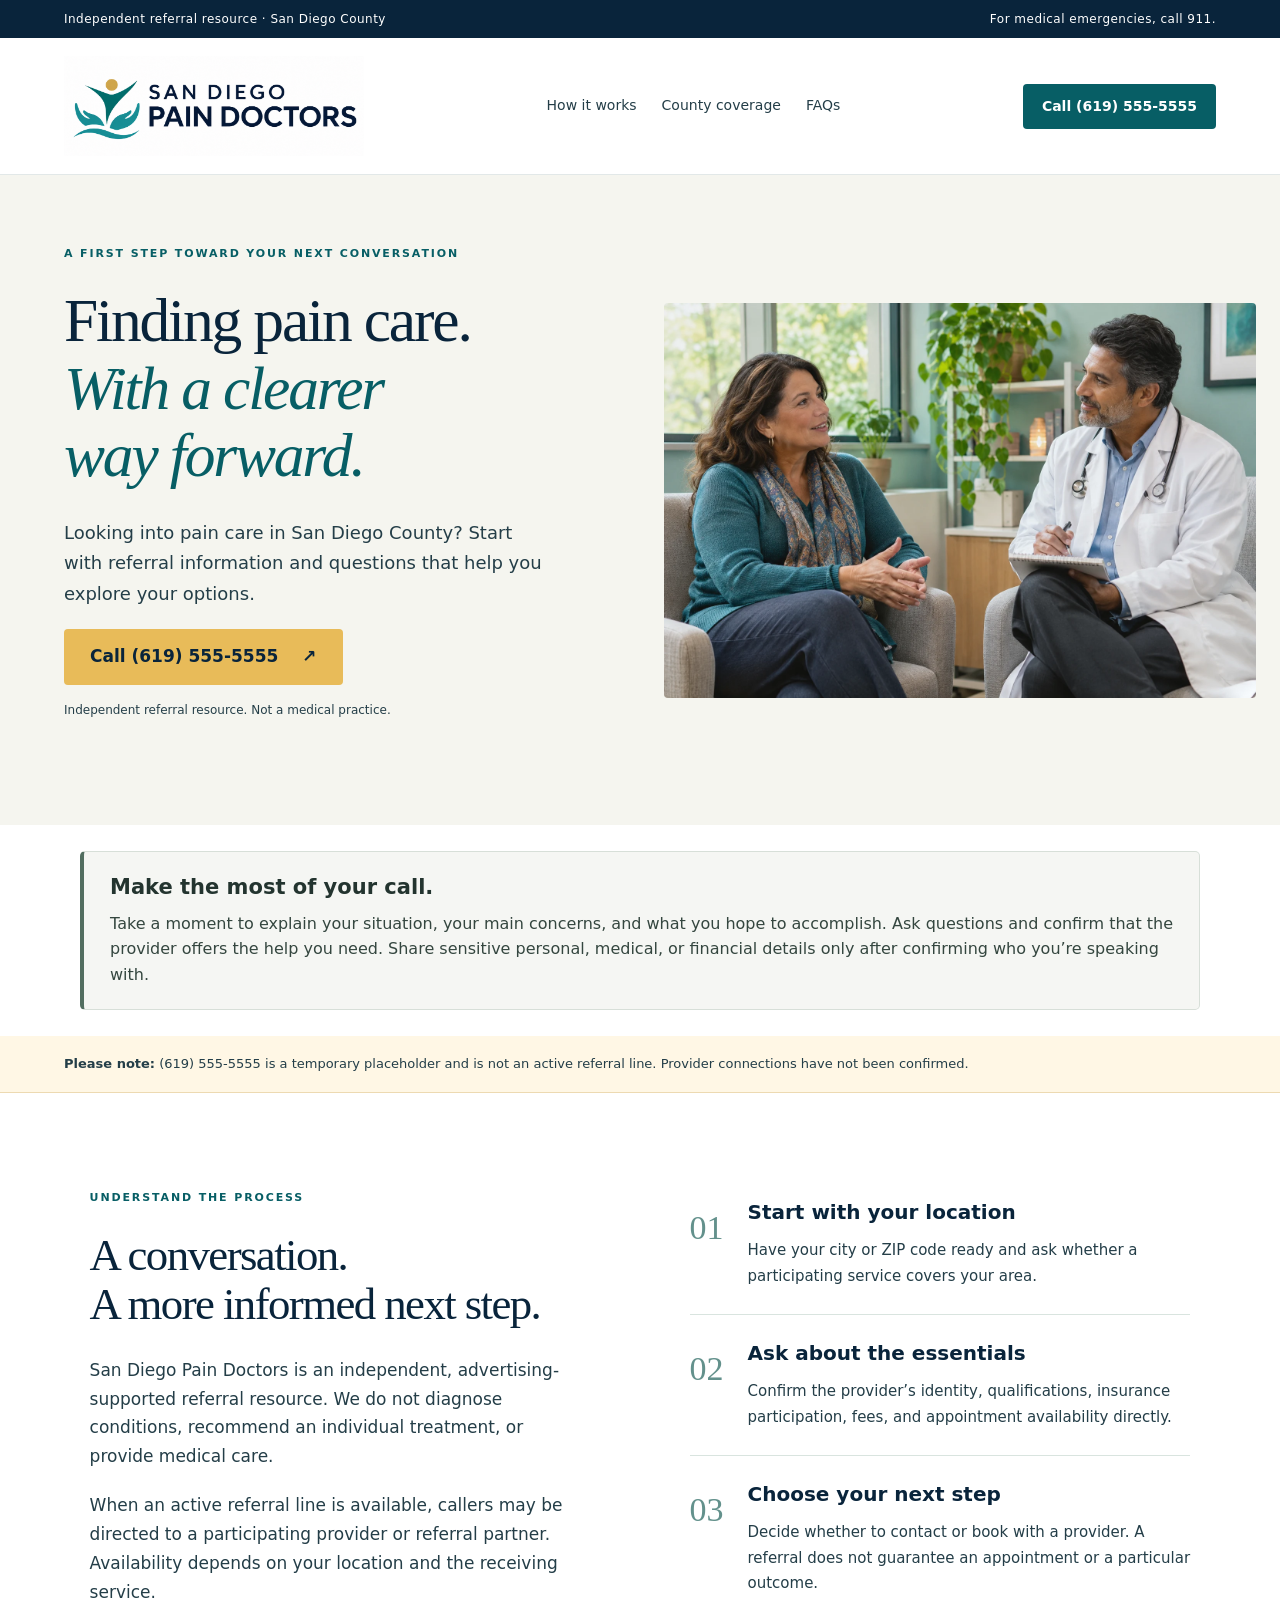
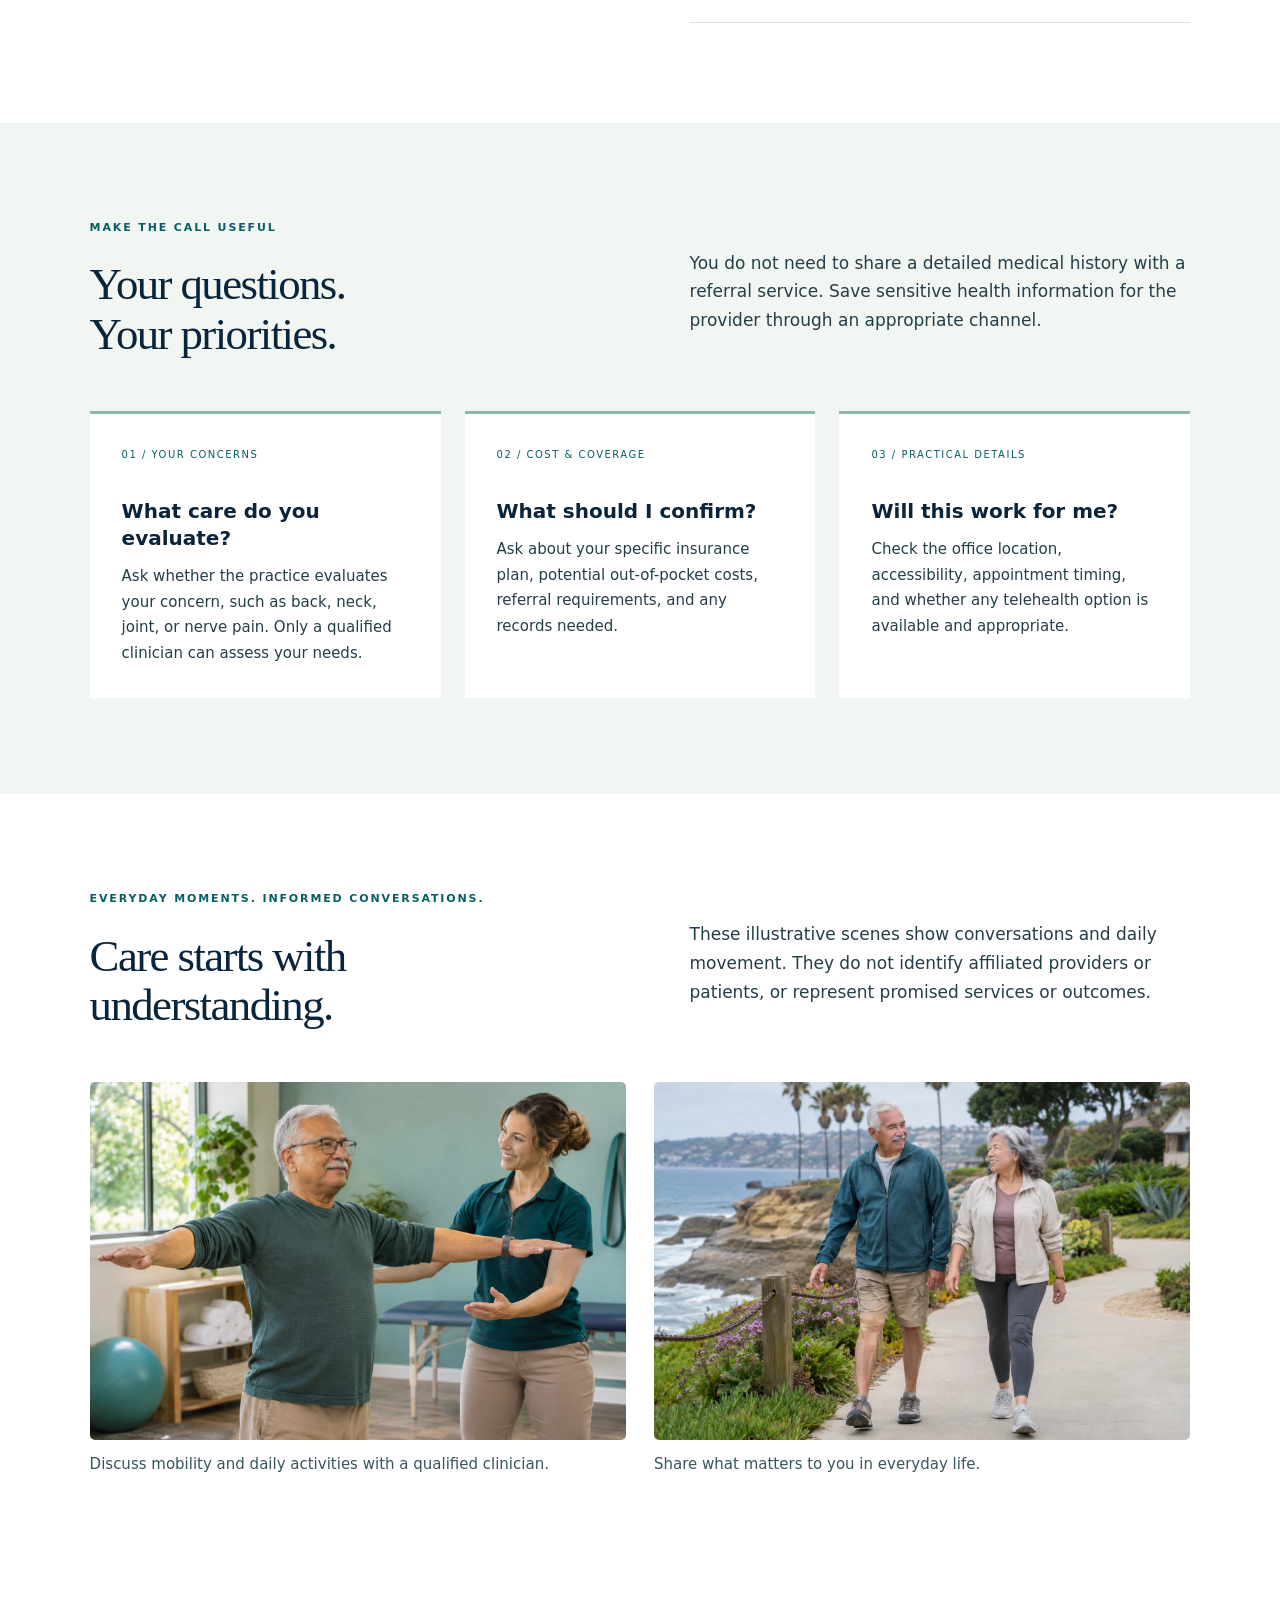
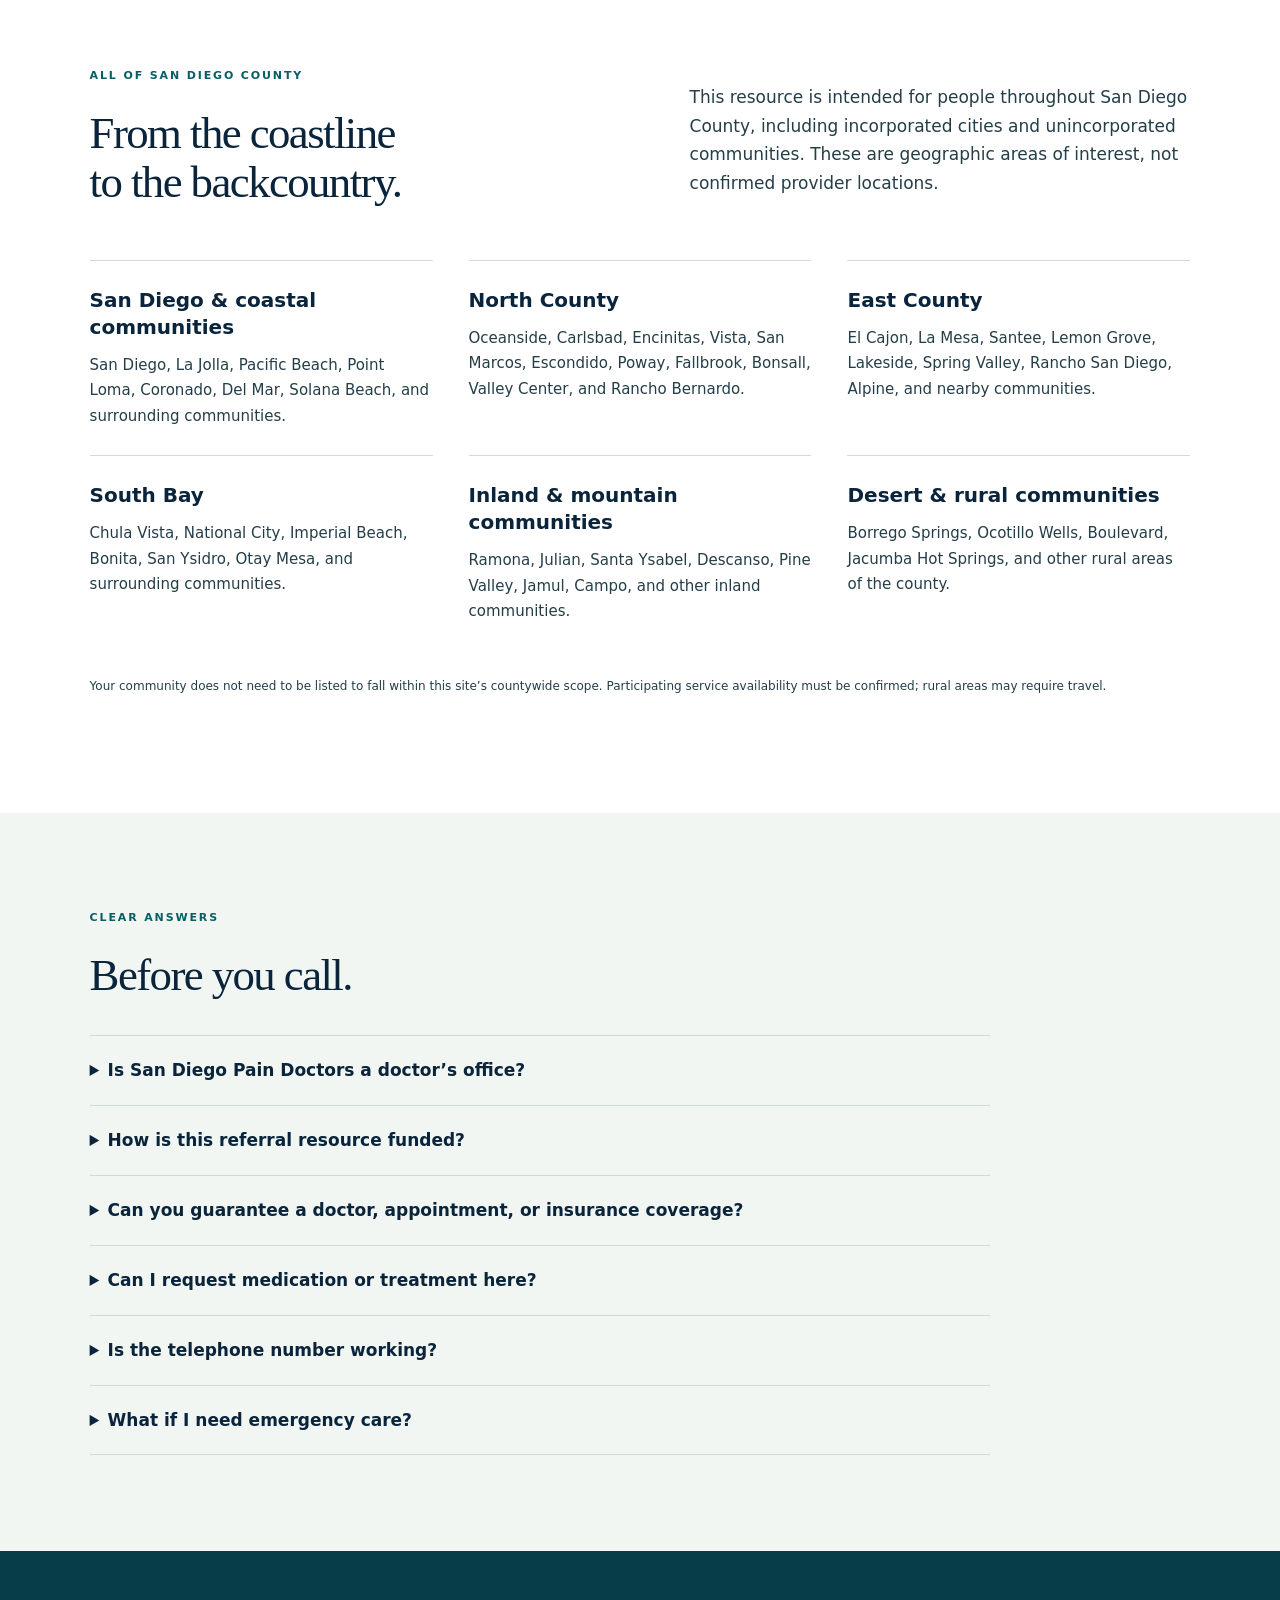
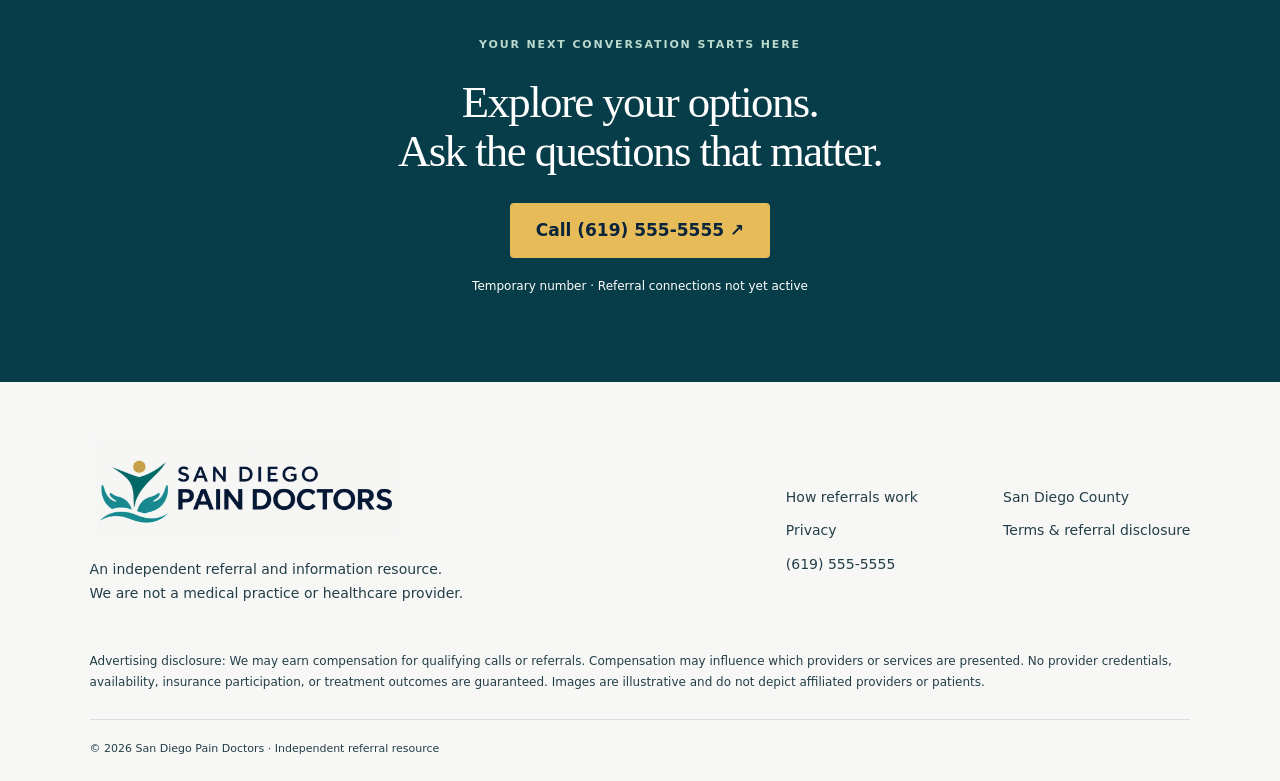
<file: index.html>
<!doctype html><html lang="en"><head><meta charset="utf-8"><meta name="viewport" content="width=device-width, initial-scale=1"><meta name="theme-color" content="#073d48"><title>Pain care referral information in San Diego County | San Diego Pain Doctors</title><meta name="description" content="Independent pain care referral information for all of San Diego County. Learn what to ask before contacting a provider. Temporary phone: (619) 555-5555."><link rel="icon" href="assets/favicon.svg" type="image/svg+xml"><link rel="stylesheet" href="assets/style.css"><style>.hero .herophoto{background:none;display:flex;align-items:center;padding:24px;min-width:0;height:auto}.hero .herophoto>img{display:block;width:100%;height:auto;border-radius:4px}.care-photo-grid{display:grid;grid-template-columns:1fr 1fr;gap:28px}.care-photo-grid figure{margin:0}.care-photo-grid img{display:block;width:100%;height:auto;border-radius:5px}.care-photo-grid figcaption{font-size:15px;line-height:1.5;margin-top:13px;color:#36565d}@media(max-width:700px){.hero .herophoto{padding:0 6% 30px;height:auto}.care-photo-grid{grid-template-columns:1fr}}</style><style id="call-preparation-styles">.call-preparation-note{display:block!important;position:relative!important;inset:auto!important;z-index:1;box-sizing:border-box;width:calc(100% - 40px);max-width:1120px;margin:26px auto!important;padding:22px 26px!important;background:#f5f6f3!important;color:#23342f!important;border:1px solid #d7dfd8;border-left:4px solid #526e60;border-radius:5px;text-align:left!important;font-style:normal;letter-spacing:normal!important}.call-preparation-note h2{font-family:inherit!important;font-size:21px!important;font-weight:700!important;line-height:1.3!important;letter-spacing:normal!important;text-transform:none!important;color:#23342f!important;margin:0 0 9px!important;padding:0!important}.call-preparation-note p{font-family:inherit!important;font-size:16px!important;font-weight:400!important;line-height:1.6!important;letter-spacing:normal!important;text-transform:none!important;color:#34463f!important;max-width:none!important;margin:0!important;padding:0!important}@media(max-width:600px){.call-preparation-note{width:calc(100% - 32px);padding:19px 20px!important;margin:20px auto!important}.call-preparation-note h2{font-size:20px!important}}</style></head><body><a class="skip" href="#main">Skip to content</a><div class="top">Independent referral resource · San Diego County <span>For medical emergencies, call 911.</span></div><header><a href="index.html" class="brand"><img src="assets/logo.png" alt="San Diego Pain Doctors" width="2048" height="682"></a><nav aria-label="Main navigation"><a href="index.html#how">How it works</a><a href="index.html#areas">County coverage</a><a href="index.html#faq">FAQs</a></nav><a class="button small" href="tel:+16195555555">Call (619) 555-5555</a></header><main id="main">
<section class="hero"><div class="herocopy"><p class="eyebrow">A first step toward your next conversation</p><h1>Finding pain care.<br><em>With a clearer<br>way forward.</em></h1><p class="lead">Looking into pain care in San Diego County? Start with referral information and questions that help you explore your options.</p><a class="button gold" href="tel:+16195555555">Call (619) 555-5555 <span aria-hidden="true">↗</span></a><p class="heronote">Independent referral resource. Not a medical practice.</p></div><div class="herophoto"><img src="assets/pain-care-consultation.webp" alt="A patient talking with a physician in a bright consultation room" fetchpriority="high"></div></section><aside class="call-preparation-note" aria-labelledby="call-preparation-title"><h2 id="call-preparation-title">Make the most of your call.</h2><p>Take a moment to explain your situation, your main concerns, and what you hope to accomplish. Ask questions and confirm that the provider offers the help you need. Share sensitive personal, medical, or financial details only after confirming who you’re speaking with.</p></aside>
<div class="notice"><strong>Please note:</strong> (619) 555-5555 is a temporary placeholder and is not an active referral line. Provider connections have not been confirmed.</div>
<section class="section intro" id="how"><div><p class="eyebrow">Understand the process</p><h2>A conversation.<br>A more informed next step.</h2><p>San Diego Pain Doctors is an independent, advertising-supported referral resource. We do not diagnose conditions, recommend an individual treatment, or provide medical care.</p><p>When an active referral line is available, callers may be directed to a participating provider or referral partner. Availability depends on your location and the receiving service.</p></div><div class="steps"><article><span>01</span><div><h3>Start with your location</h3><p>Have your city or ZIP code ready and ask whether a participating service covers your area.</p></div></article><article><span>02</span><div><h3>Ask about the essentials</h3><p>Confirm the provider’s identity, qualifications, insurance participation, fees, and appointment availability directly.</p></div></article><article><span>03</span><div><h3>Choose your next step</h3><p>Decide whether to contact or book with a provider. A referral does not guarantee an appointment or a particular outcome.</p></div></article></div></section>
<section class="section pale" id="questions"><div class="sectionhead"><div><p class="eyebrow">Make the call useful</p><h2>Your questions.<br>Your priorities.</h2></div><p>You do not need to share a detailed medical history with a referral service. Save sensitive health information for the provider through an appropriate channel.</p></div><div class="cards"><article><span class="cardnum">01 / YOUR CONCERNS</span><h3>What care do you evaluate?</h3><p>Ask whether the practice evaluates your concern, such as back, neck, joint, or nerve pain. Only a qualified clinician can assess your needs.</p></article><article><span class="cardnum">02 / COST &amp; COVERAGE</span><h3>What should I confirm?</h3><p>Ask about your specific insurance plan, potential out-of-pocket costs, referral requirements, and any records needed.</p></article><article><span class="cardnum">03 / PRACTICAL DETAILS</span><h3>Will this work for me?</h3><p>Check the office location, accessibility, appointment timing, and whether any telehealth option is available and appropriate.</p></article></div></section>
<section class="section care-photos" aria-labelledby="care-photos-title"><div class="sectionhead"><div><p class="eyebrow">Everyday moments. Informed conversations.</p><h2 id="care-photos-title">Care starts with understanding.</h2></div><p>These illustrative scenes show conversations and daily movement. They do not identify affiliated providers or patients, or represent promised services or outcomes.</p></div><div class="care-photo-grid"><figure><img src="assets/guided-mobility.webp" alt="A therapist demonstrating a gentle shoulder movement to an older adult" loading="lazy"><figcaption>Discuss mobility and daily activities with a qualified clinician.</figcaption></figure><figure><img src="assets/everyday-coastal-walk.webp" alt="Two older adults walking together on a level coastal path" loading="lazy"><figcaption>Share what matters to you in everyday life.</figcaption></figure></div></section><section class="section" id="areas"><div class="sectionhead"><div><p class="eyebrow">All of San Diego County</p><h2>From the coastline<br>to the backcountry.</h2></div><p>This resource is intended for people throughout San Diego County, including incorporated cities and unincorporated communities. These are geographic areas of interest, not confirmed provider locations.</p></div><div class="areas"><article><h3>San Diego &amp; coastal communities</h3><p>San Diego, La Jolla, Pacific Beach, Point Loma, Coronado, Del Mar, Solana Beach, and surrounding communities.</p></article><article><h3>North County</h3><p>Oceanside, Carlsbad, Encinitas, Vista, San Marcos, Escondido, Poway, Fallbrook, Bonsall, Valley Center, and Rancho Bernardo.</p></article><article><h3>East County</h3><p>El Cajon, La Mesa, Santee, Lemon Grove, Lakeside, Spring Valley, Rancho San Diego, Alpine, and nearby communities.</p></article><article><h3>South Bay</h3><p>Chula Vista, National City, Imperial Beach, Bonita, San Ysidro, Otay Mesa, and surrounding communities.</p></article><article><h3>Inland &amp; mountain communities</h3><p>Ramona, Julian, Santa Ysabel, Descanso, Pine Valley, Jamul, Campo, and other inland communities.</p></article><article><h3>Desert &amp; rural communities</h3><p>Borrego Springs, Ocotillo Wells, Boulevard, Jacumba Hot Springs, and other rural areas of the county.</p></article></div><p class="fine">Your community does not need to be listed to fall within this site’s countywide scope. Participating service availability must be confirmed; rural areas may require travel.</p></section>
<section class="section pale" id="faq"><p class="eyebrow">Clear answers</p><h2>Before you call.</h2><div class="faqs">
<details><summary>Is San Diego Pain Doctors a doctor’s office?</summary><p>No. The name identifies an independent referral and information website. We do not operate a clinic, employ treating physicians, or provide medical advice.</p></details>
<details><summary>How is this referral resource funded?</summary><p>We may receive compensation for qualifying calls or referrals. This may influence which services are presented. We do not provide a complete directory or an independent ranking of providers.</p></details>
<details><summary>Can you guarantee a doctor, appointment, or insurance coverage?</summary><p>No. No participating provider network or active connection is currently confirmed. When referrals become available, confirm all qualifications, availability, costs, and coverage directly with the provider and your insurer.</p></details>
<details><summary>Can I request medication or treatment here?</summary><p>No. This website cannot prescribe medication or determine whether any treatment is appropriate. Those decisions require evaluation by a qualified healthcare professional.</p></details>
<details><summary>Is the telephone number working?</summary><p>The displayed (619) 555-5555 number is a temporary placeholder. It must be replaced with an active referral number before the referral service launches.</p></details>
<details><summary>What if I need emergency care?</summary><p>This is not an emergency or urgent-care service. For a medical emergency, call 911. Do not wait for a referral through this website.</p></details></div></section>
<section class="callout"><p class="eyebrow">Your next conversation starts here</p><h2>Explore your options.<br>Ask the questions that matter.</h2><a class="button gold" href="tel:+16195555555">Call (619) 555-5555 ↗</a><p>Temporary number · Referral connections not yet active</p></section></main><footer><div class="footergrid"><div><a href="index.html"><img class="footerlogo" src="assets/logo.png" alt="San Diego Pain Doctors" width="2048" height="682"></a><p>An independent referral and information resource.<br>We are not a medical practice or healthcare provider.</p></div><div><a href="index.html#how">How referrals work</a><a href="index.html#areas">San Diego County</a><a href="privacy.html">Privacy</a><a href="terms.html">Terms &amp; referral disclosure</a><a href="tel:+16195555555">(619) 555-5555</a></div></div><p class="fine">Advertising disclosure: We may earn compensation for qualifying calls or referrals. Compensation may influence which providers or services are presented. No provider credentials, availability, insurance participation, or treatment outcomes are guaranteed. Images are illustrative and do not depict affiliated providers or patients.</p><div class="copyright">© 2026 San Diego Pain Doctors · Independent referral resource</div></footer><div class="mobilecall"><a class="button" href="tel:+16195555555">Call (619) 555-5555</a></div></body></html>
</file>
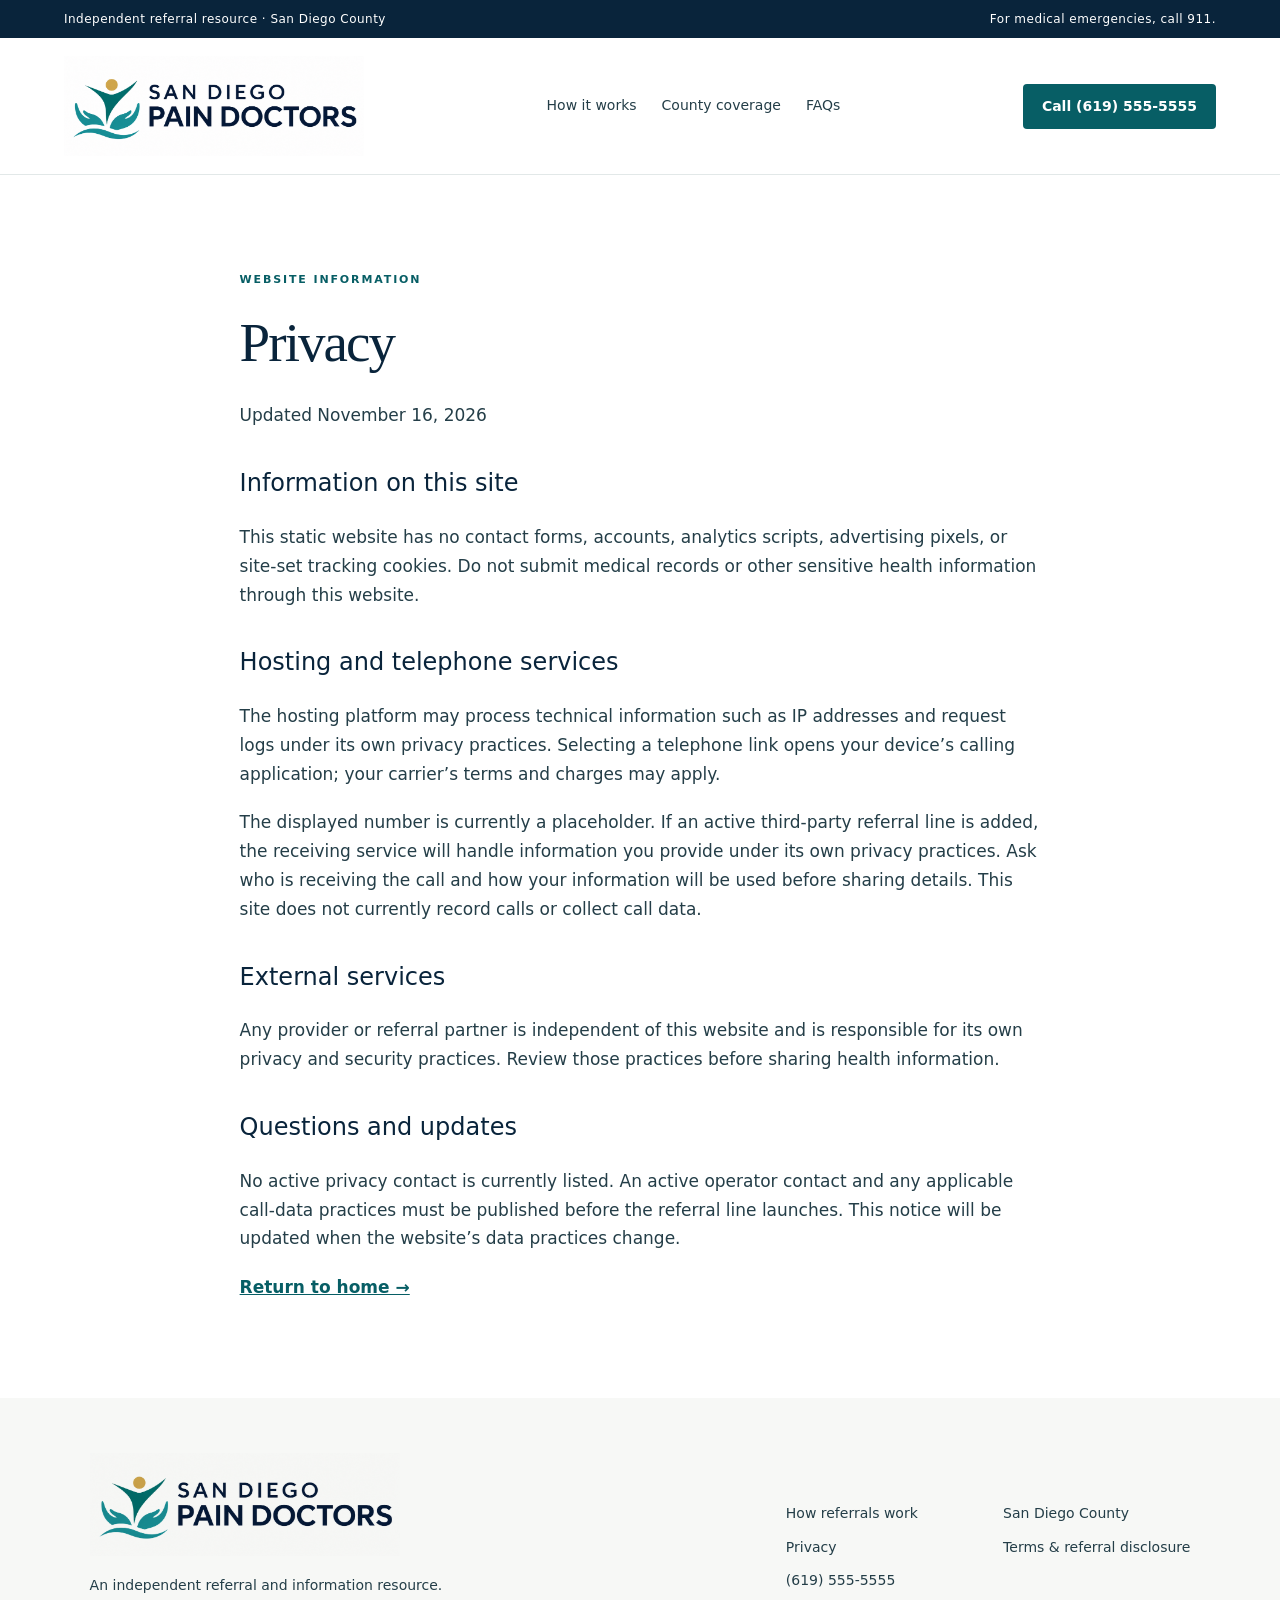
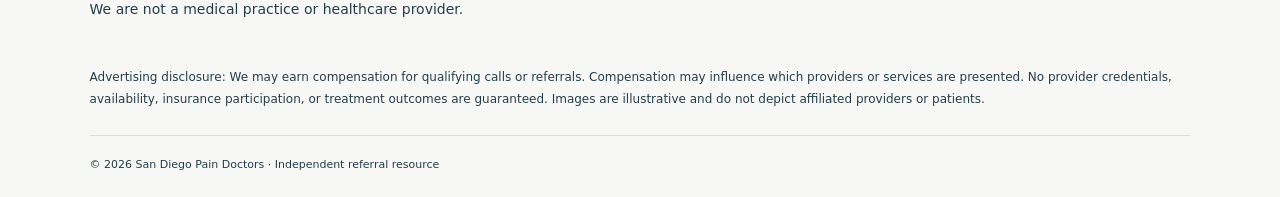
<file: privacy.html>
<!doctype html><html lang="en"><head><meta charset="utf-8"><meta name="viewport" content="width=device-width, initial-scale=1"><meta name="theme-color" content="#073d48"><title>Privacy | San Diego Pain Doctors</title><meta name="description" content="Privacy information for San Diego Pain Doctors, an independent referral resource."><link rel="icon" href="assets/favicon.svg" type="image/svg+xml"><link rel="stylesheet" href="assets/style.css"></head><body><a class="skip" href="#main">Skip to content</a><div class="top">Independent referral resource · San Diego County <span>For medical emergencies, call 911.</span></div><header><a href="index.html" class="brand"><img src="assets/logo.png" alt="San Diego Pain Doctors" width="2048" height="682"></a><nav aria-label="Main navigation"><a href="index.html#how">How it works</a><a href="index.html#areas">County coverage</a><a href="index.html#faq">FAQs</a></nav><a class="button small" href="tel:+16195555555">Call (619) 555-5555</a></header><main id="main"><section class="section legal"><p class="eyebrow">Website information</p><h1>Privacy</h1><p>Updated November 16, 2026</p><h2>Information on this site</h2><p>This static website has no contact forms, accounts, analytics scripts, advertising pixels, or site-set tracking cookies. Do not submit medical records or other sensitive health information through this website.</p><h2>Hosting and telephone services</h2><p>The hosting platform may process technical information such as IP addresses and request logs under its own privacy practices. Selecting a telephone link opens your device’s calling application; your carrier’s terms and charges may apply.</p><p>The displayed number is currently a placeholder. If an active third-party referral line is added, the receiving service will handle information you provide under its own privacy practices. Ask who is receiving the call and how your information will be used before sharing details. This site does not currently record calls or collect call data.</p><h2>External services</h2><p>Any provider or referral partner is independent of this website and is responsible for its own privacy and security practices. Review those practices before sharing health information.</p><h2>Questions and updates</h2><p>No active privacy contact is currently listed. An active operator contact and any applicable call-data practices must be published before the referral line launches. This notice will be updated when the website’s data practices change.</p><a class="textlink" href="index.html">Return to home →</a></section></main><footer><div class="footergrid"><div><a href="index.html"><img class="footerlogo" src="assets/logo.png" alt="San Diego Pain Doctors" width="2048" height="682"></a><p>An independent referral and information resource.<br>We are not a medical practice or healthcare provider.</p></div><div><a href="index.html#how">How referrals work</a><a href="index.html#areas">San Diego County</a><a href="privacy.html">Privacy</a><a href="terms.html">Terms &amp; referral disclosure</a><a href="tel:+16195555555">(619) 555-5555</a></div></div><p class="fine">Advertising disclosure: We may earn compensation for qualifying calls or referrals. Compensation may influence which providers or services are presented. No provider credentials, availability, insurance participation, or treatment outcomes are guaranteed. Images are illustrative and do not depict affiliated providers or patients.</p><div class="copyright">© 2026 San Diego Pain Doctors · Independent referral resource</div></footer><div class="mobilecall"><a class="button" href="tel:+16195555555">Call (619) 555-5555</a></div></body></html>
</file>
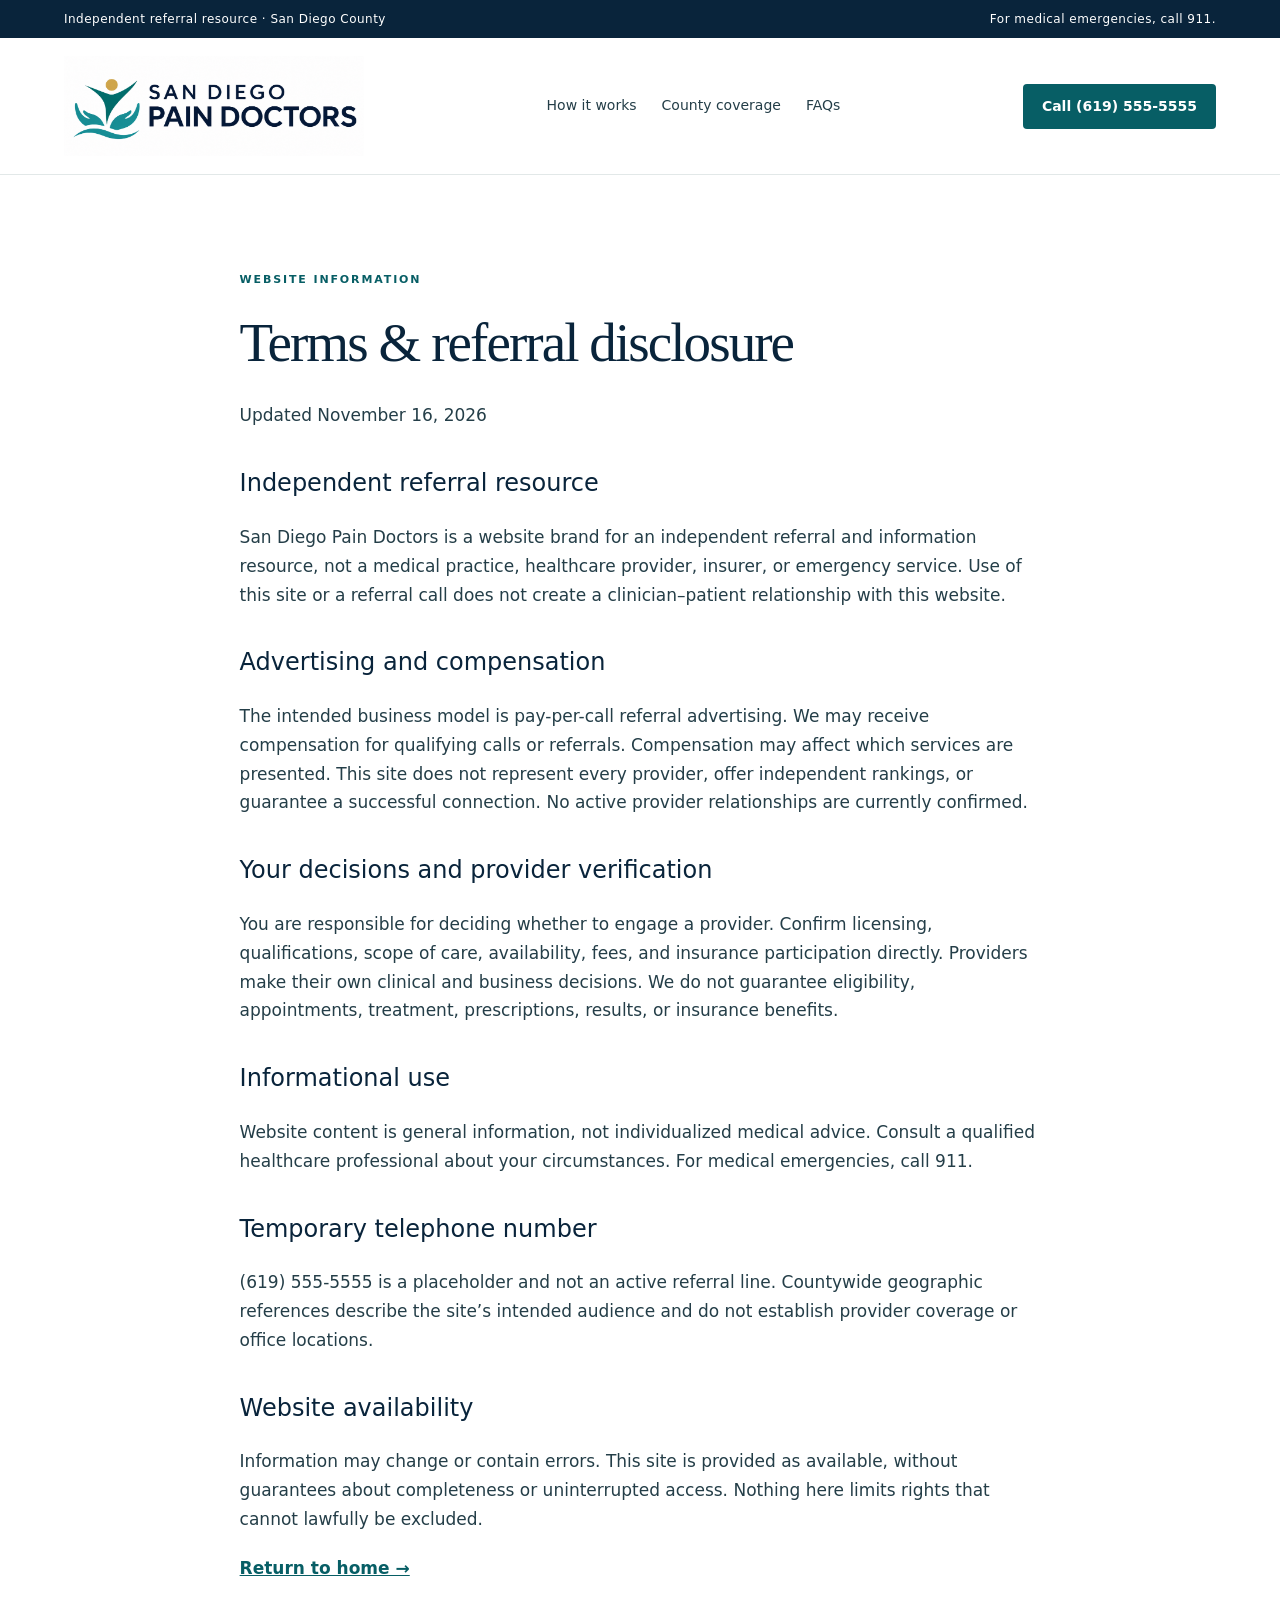
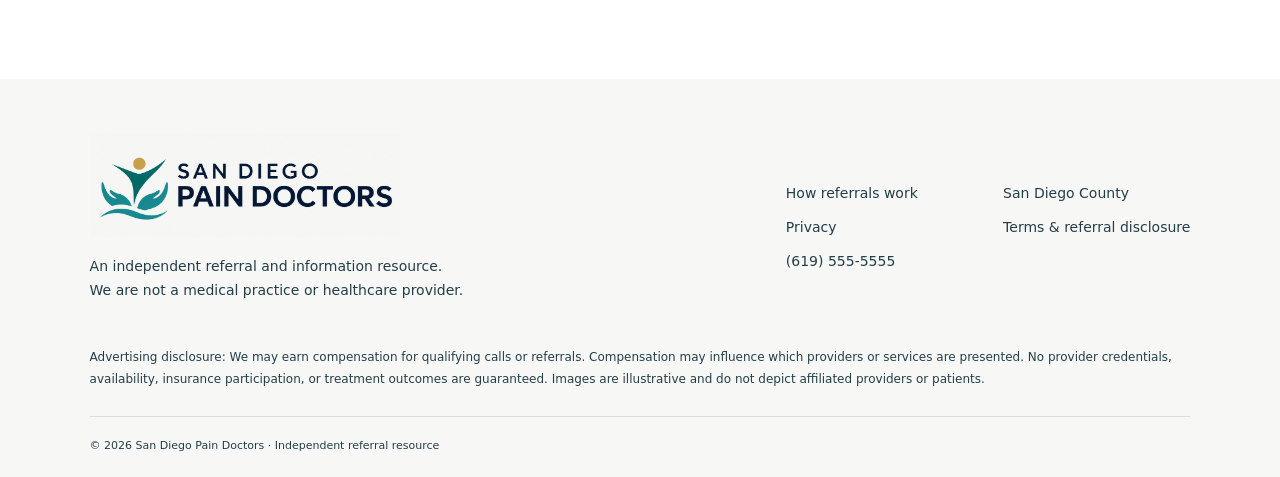
<file: terms.html>
<!doctype html><html lang="en"><head><meta charset="utf-8"><meta name="viewport" content="width=device-width, initial-scale=1"><meta name="theme-color" content="#073d48"><title>Terms and referral disclosure | San Diego Pain Doctors</title><meta name="description" content="Terms and paid referral disclosure for San Diego Pain Doctors."><link rel="icon" href="assets/favicon.svg" type="image/svg+xml"><link rel="stylesheet" href="assets/style.css"></head><body><a class="skip" href="#main">Skip to content</a><div class="top">Independent referral resource · San Diego County <span>For medical emergencies, call 911.</span></div><header><a href="index.html" class="brand"><img src="assets/logo.png" alt="San Diego Pain Doctors" width="2048" height="682"></a><nav aria-label="Main navigation"><a href="index.html#how">How it works</a><a href="index.html#areas">County coverage</a><a href="index.html#faq">FAQs</a></nav><a class="button small" href="tel:+16195555555">Call (619) 555-5555</a></header><main id="main"><section class="section legal"><p class="eyebrow">Website information</p><h1>Terms &amp; referral disclosure</h1><p>Updated November 16, 2026</p><h2>Independent referral resource</h2><p>San Diego Pain Doctors is a website brand for an independent referral and information resource, not a medical practice, healthcare provider, insurer, or emergency service. Use of this site or a referral call does not create a clinician–patient relationship with this website.</p><h2>Advertising and compensation</h2><p>The intended business model is pay-per-call referral advertising. We may receive compensation for qualifying calls or referrals. Compensation may affect which services are presented. This site does not represent every provider, offer independent rankings, or guarantee a successful connection. No active provider relationships are currently confirmed.</p><h2>Your decisions and provider verification</h2><p>You are responsible for deciding whether to engage a provider. Confirm licensing, qualifications, scope of care, availability, fees, and insurance participation directly. Providers make their own clinical and business decisions. We do not guarantee eligibility, appointments, treatment, prescriptions, results, or insurance benefits.</p><h2>Informational use</h2><p>Website content is general information, not individualized medical advice. Consult a qualified healthcare professional about your circumstances. For medical emergencies, call 911.</p><h2>Temporary telephone number</h2><p>(619) 555-5555 is a placeholder and not an active referral line. Countywide geographic references describe the site’s intended audience and do not establish provider coverage or office locations.</p><h2>Website availability</h2><p>Information may change or contain errors. This site is provided as available, without guarantees about completeness or uninterrupted access. Nothing here limits rights that cannot lawfully be excluded.</p><a class="textlink" href="index.html">Return to home →</a></section></main><footer><div class="footergrid"><div><a href="index.html"><img class="footerlogo" src="assets/logo.png" alt="San Diego Pain Doctors" width="2048" height="682"></a><p>An independent referral and information resource.<br>We are not a medical practice or healthcare provider.</p></div><div><a href="index.html#how">How referrals work</a><a href="index.html#areas">San Diego County</a><a href="privacy.html">Privacy</a><a href="terms.html">Terms &amp; referral disclosure</a><a href="tel:+16195555555">(619) 555-5555</a></div></div><p class="fine">Advertising disclosure: We may earn compensation for qualifying calls or referrals. Compensation may influence which providers or services are presented. No provider credentials, availability, insurance participation, or treatment outcomes are guaranteed. Images are illustrative and do not depict affiliated providers or patients.</p><div class="copyright">© 2026 San Diego Pain Doctors · Independent referral resource</div></footer><div class="mobilecall"><a class="button" href="tel:+16195555555">Call (619) 555-5555</a></div></body></html>
</file>
<file: assets/style.css>
:root{--navy:#09243b;--teal:#075e65;--gold:#e8bb59;--ink:#243e48;--pale:#f1f6f3}*{box-sizing:border-box}html{scroll-behavior:smooth;scroll-padding-top:30px}body{margin:0;background:#fff;color:var(--ink);font:17px/1.7 system-ui,-apple-system,BlinkMacSystemFont,'Segoe UI',sans-serif}a{color:inherit}h1,h2,h3,p{margin-top:0}h1,h2{font-family:Georgia,'Times New Roman',serif;font-weight:400;color:var(--navy);line-height:1.1;letter-spacing:-.035em}h1{font-size:clamp(46px,4.8vw,76px);margin-bottom:28px}h2{font-size:clamp(34px,3.5vw,52px);margin-bottom:26px}h3{font-size:20px;line-height:1.35;color:var(--navy);margin-bottom:12px}p{margin-bottom:20px}.top{background:var(--navy);color:white;font-size:12px;letter-spacing:.04em;padding:9px 5%;display:flex;justify-content:space-between;gap:18px}header{display:flex;align-items:center;justify-content:space-between;gap:28px;padding:18px 5%;border-bottom:1px solid #e2e8e8;background:#fff}.brand{display:block;width:300px;flex-shrink:0}.brand img{display:block;width:100%;height:auto}nav{display:flex;gap:25px;font-size:14px}nav a{text-decoration:none}nav a:hover,.textlink:hover{text-decoration:underline}.button{display:inline-flex;align-items:center;justify-content:center;gap:24px;padding:16px 26px;color:#fff;background:var(--teal);font-size:17px;font-weight:650;text-decoration:none;border-radius:4px;line-height:1.4;transition:background .2s}.button:hover{background:#08474c}.button.small{font-size:14px;padding:13px 19px;white-space:nowrap}.button.gold{background:var(--gold);color:var(--navy)}.button.gold:hover{background:#f3cd7b}a:focus-visible,summary:focus-visible{outline:3px solid #bf8725;outline-offset:5px}.skip{position:absolute;left:16px;top:-100px;background:white;z-index:100;padding:12px}.skip:focus{top:12px}.hero{display:grid;grid-template-columns:1fr 1fr;min-height:650px;background:#f5f5ef}.herocopy{padding:70px 9% 52px 10%}.eyebrow{color:var(--teal);text-transform:uppercase;font-size:11px;font-weight:750;letter-spacing:.17em;margin-bottom:23px}.hero h1 em{font-weight:400;color:var(--teal)}.lead{font-size:18px;max-width:480px;line-height:1.7}.heronote{font-size:12px;margin-top:16px;line-height:1.5}.herophoto{position:relative;background:linear-gradient(0deg,#082e3d77,transparent 60%),url(coast.webp) center/cover}.photolabel{position:absolute;bottom:40px;left:38px;color:white;letter-spacing:.15em;font-size:12px}.photolabel span{font-family:Georgia,serif;font-size:25px;letter-spacing:0}.notice{font-size:13px;padding:17px 5%;background:#fff7e5;border-bottom:1px solid #eddab2}.section{padding:96px 7%;max-width:1500px;margin:auto}.intro{display:grid;grid-template-columns:1fr 1fr;gap:9%}.intro p{max-width:540px}.steps{padding-top:10px}.steps article{display:flex;gap:24px;padding:25px 0;border-bottom:1px solid #d9e4df}.steps article:first-child{padding-top:0}.steps article>span{font-family:Georgia,serif;font-size:34px;color:#63918c}.steps p{font-size:15px;margin-bottom:0}.pale{background:var(--pale);max-width:none}.sectionhead{display:grid;grid-template-columns:1fr 1fr;gap:9%;align-items:center;margin-bottom:26px}.sectionhead>p{max-width:520px}.cards{display:grid;grid-template-columns:repeat(3,1fr);gap:24px}.cards article{padding:32px;background:white;border-top:3px solid #8bb8ac}.cardnum{display:block;font-size:10px;letter-spacing:.15em;color:var(--teal);margin-bottom:35px}.cards p{font-size:15px;margin:0}.areas{display:grid;grid-template-columns:repeat(3,1fr);gap:0 36px}.areas article{padding:26px 0;border-top:1px solid #cedcd6}.areas p{font-size:15px;margin-bottom:0}.fine{font-size:12px;line-height:1.8;margin-top:25px}.faqs{max-width:900px;margin-top:35px}details{border-top:1px solid #ccdcd6;padding:20px 0}details:last-child{border-bottom:1px solid #ccdcd6}summary{cursor:pointer;font-weight:600;color:var(--navy);padding-right:12px}details p{font-size:15px;padding:18px 0 0;margin-bottom:0}.callout{padding:85px 7%;text-align:center;background:#073d48;color:#fff}.callout h2{color:white}.callout .eyebrow{color:#b9d9ce}.callout>p:last-child{font-size:12px;margin:18px 0 0}footer{padding:55px 7% 22px;background:#f7f8f6;font-size:14px}.footergrid{display:flex;justify-content:space-between;gap:40px}.footerlogo{display:block;width:310px;max-width:100%;height:auto;mix-blend-mode:multiply;margin-bottom:18px}.footergrid>div:last-child{display:grid;grid-template-columns:1fr 1fr;gap:10px 30px;align-content:center}.footergrid a{text-decoration:none}.footergrid a:hover{text-decoration:underline}.copyright{border-top:1px solid #d7e0dd;margin-top:25px;padding-top:20px;font-size:11px}.mobilecall{display:none}.legal{max-width:980px}.legal h1{font-size:55px}.legal h2{font-family:inherit;letter-spacing:0;font-size:24px;margin-top:40px}.textlink{color:var(--teal);font-weight:600}@media(min-width:1600px){.hero{min-height:740px}.herocopy{padding-left:14%}}@media(max-width:1050px){nav{display:none}.brand{width:270px}.herocopy{padding:55px 8%}.hero{min-height:600px}.cards article{padding:24px}.areas{grid-template-columns:1fr 1fr}}@media(max-width:650px){body{font-size:16px}.top{font-size:10px;padding:9px 5%;display:block}.top span{display:block;opacity:.8}header{padding:12px 5%;gap:10px}.brand{width:215px}header>.button{font-size:0;padding:11px 14px}header>.button:after{content:'Call';font-size:14px}.hero{display:flex;flex-direction:column;min-height:0}.herocopy{padding:42px 6% 30px}.hero h1{font-size:49px}.herophoto{height:260px;order:2}.photolabel{left:24px;bottom:22px}.lead{font-size:17px}.section{padding:58px 6%}.intro,.sectionhead{grid-template-columns:1fr;gap:20px}.cards,.areas{grid-template-columns:1fr}.cards{gap:16px}.cardnum{margin-bottom:20px}.areas article{padding:22px 0}.steps article{gap:20px}.callout{padding:60px 6%}.footergrid{display:block}.footergrid>div:last-child{margin-top:25px;grid-template-columns:1fr 1fr}.footerlogo{width:270px}footer{padding:40px 6% 100px}.mobilecall{display:block;position:fixed;bottom:0;left:0;right:0;background:#fff;padding:10px 5%;box-shadow:0 -2px 15px #09243b20;z-index:20}.mobilecall a{width:100%;padding:13px}.legal h1{font-size:42px}}@media(prefers-reduced-motion:reduce){html{scroll-behavior:auto}*{transition:none!important}}
</file>
